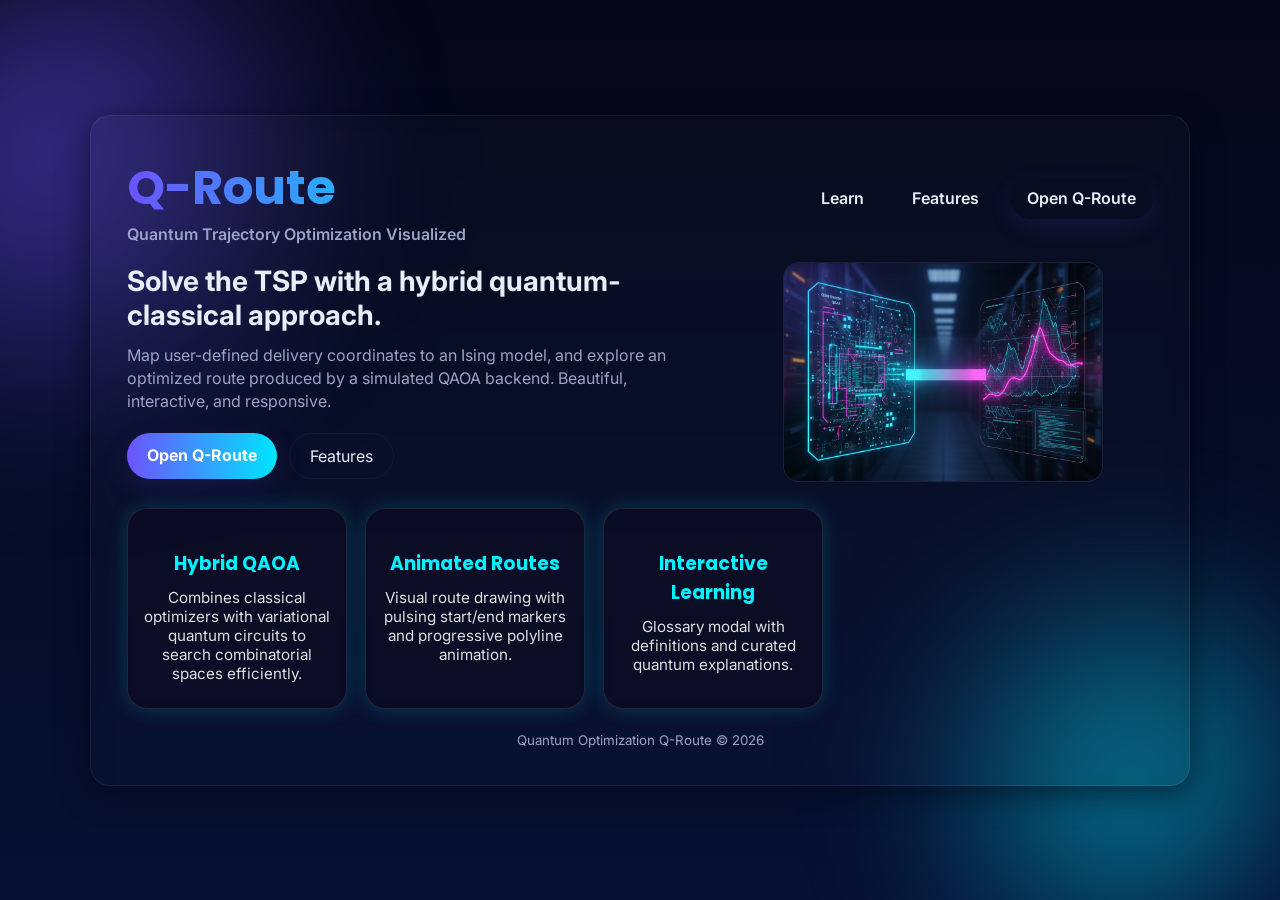
<file: frontend/index.html>
<!DOCTYPE html>
<html lang="en">
<head>
  <meta charset="utf-8" />
  <meta name="viewport" content="width=device-width,initial-scale=1" />
  <title>Q-Route | Quantum Trajectory Optimization</title>

  <link href="https://fonts.googleapis.com/css2?family=Inter:wght@300;400;600;700&family=Poppins:wght@600;800&display=swap" rel="stylesheet">

  <link rel="stylesheet" href="style.css">
</head>
<body class="landing-body">
  <div class="hero-bg">
    <div class="wave wave-1"></div>
    <div class="wave wave-2"></div>
    <div class="particle-grid"></div>
  </div>

  <div class="glass-container landing-glass">
    <header class="landing-header">
      <div>
        <h1 class="landing-title">Q-Route</h1>
        <p class="tagline">Quantum Trajectory Optimization Visualized</p>
      </div>
      <nav class="landing-nav">
        <a class="nav-pill" href="learn.html">Learn</a>
        <a class="nav-pill" href="features.html">Features</a>
        <a class="nav-pill nav-cta" href="app.html">Open Q-Route</a>
      </nav>
    </header>

    <main class="landing-main">
      <section class="hero">
        <div class="hero-left">
          <h2 class="hero-head">Solve the TSP with a hybrid quantum-classical approach.</h2>
          <p class="hero-sub">Map user-defined delivery coordinates to an Ising model, and explore an optimized route produced by a simulated QAOA backend. Beautiful, interactive, and responsive.</p>

          <div class="cta-row">
            <a class="cta-button" href="app.html">Open Q-Route</a>
            <a class="ghost-button" href="features.html">Features</a>
          </div>
        </div>

        <div class="hero-right">
          <div class="device-mock">
            <img src="1.png" alt="Q-Route preview" class="mock-image">
            <div class="mock-glow"></div>
          </div>
        </div>
      </section>

      <section id="features" class="features-grid">
        <div class="feature-card">
          <h3>Hybrid QAOA</h3>
          <p>Combines classical optimizers with variational quantum circuits to search combinatorial spaces efficiently.</p>
        </div>
        <div class="feature-card">
          <h3>Animated Routes</h3>
          <p>Visual route drawing with pulsing start/end markers and progressive polyline animation.</p>
        </div>
        <div class="feature-card">
          <h3>Interactive Learning</h3>
          <p>Glossary modal with definitions and curated quantum explanations.</p>
        </div>
      </section>
    </main>

    <footer class="landing-footer">
      <small>Quantum Optimization Q-Route ©  <span id="year"></span></small>
    </footer>
  </div>

<script>
  document.getElementById('year').textContent = new Date().getFullYear();
</script>
</body>
</html>
</file>
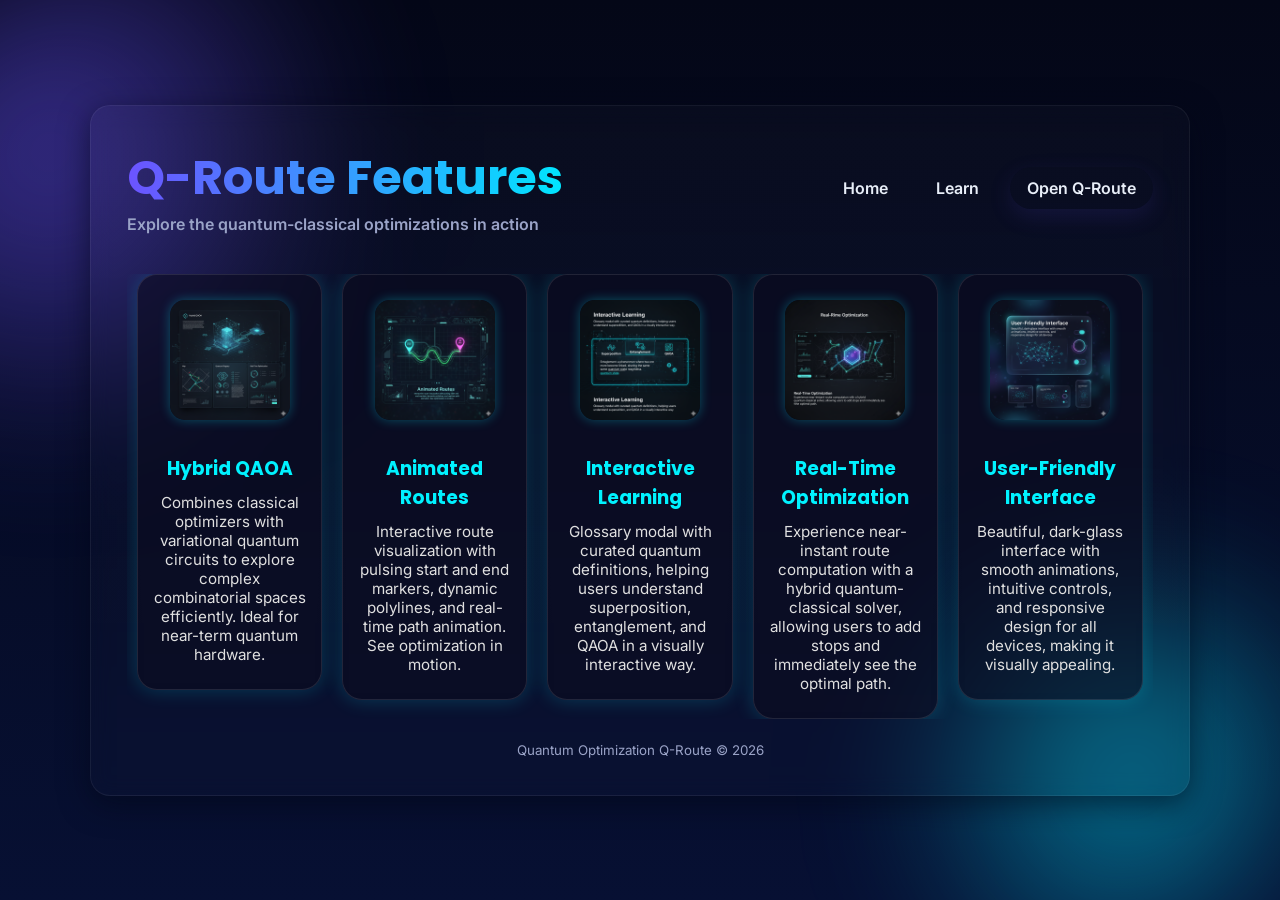
<file: frontend/features.html>
<!DOCTYPE html>
<html lang="en">
<head>
  <meta charset="UTF-8">
  <meta name="viewport" content="width=device-width, initial-scale=1.0">
  <title>Q-Route | Features</title>

  <link href="https://fonts.googleapis.com/css2?family=Inter:wght@300;400;600;700&family=Poppins:wght@600;800&display=swap" rel="stylesheet">

  <link rel="stylesheet" href="style.css">
</head>
<body class="landing-body">
  <div class="hero-bg">
    <div class="wave wave-1"></div>
    <div class="wave wave-2"></div>
    <div class="particle-grid"></div>
  </div>

  <div class="glass-container landing-glass">
    <header class="landing-header">
      <div>
        <h1 class="landing-title">Q-Route Features</h1>
        <p class="tagline">Explore the quantum-classical optimizations in action</p>
      </div>
      <nav class="landing-nav">
        <a class="nav-pill" href="index.html">Home</a>
        <a class="nav-pill" href="learn.html">Learn</a>
        <a class="nav-pill nav-cta" href="app.html">Open Q-Route</a>
      </nav>
    </header>

    <main class="landing-main features-page">
      <section class="features-grid">
        <div class="feature-card">
          <img src="2.png" alt="Hybrid QAOA" class="feature-image">
          <h3>Hybrid QAOA</h3>
          <p>Combines classical optimizers with variational quantum circuits to explore complex combinatorial spaces efficiently. Ideal for near-term quantum hardware.</p>
        </div>

        <div class="feature-card">
          <img src="3.png" alt="Animated Routes" class="feature-image">
          <h3>Animated Routes</h3>
          <p>Interactive route visualization with pulsing start and end markers, dynamic polylines, and real-time path animation. See optimization in motion.</p>
        </div>

        <div class="feature-card">
          <img src="4.png" alt="Interactive Learning" class="feature-image">
          <h3>Interactive Learning</h3>
          <p>Glossary modal with curated quantum definitions, helping users understand superposition, entanglement, and QAOA in a visually interactive way.</p>
        </div>

        <div class="feature-card">
          <img src="5.png" alt="Real-time Optimization" class="feature-image">
          <h3>Real-Time Optimization</h3>
          <p>Experience near-instant route computation with a hybrid quantum-classical solver, allowing users to add stops and immediately see the optimal path.</p>
        </div>

        <div class="feature-card">
          <img src="6.png" alt="User-Friendly Interface" class="feature-image">
          <h3>User-Friendly Interface</h3>
          <p>Beautiful, dark-glass interface with smooth animations, intuitive controls, and responsive design for all devices, making it visually appealing.</p>
        </div>
      </section>
    </main>

    <footer class="landing-footer">
      <small>Quantum Optimization Q-Route © <span id="year"></span></small>
    </footer>
  </div>

<script>
  document.getElementById('year').textContent = new Date().getFullYear();
</script>
</body>
</html>
</file>
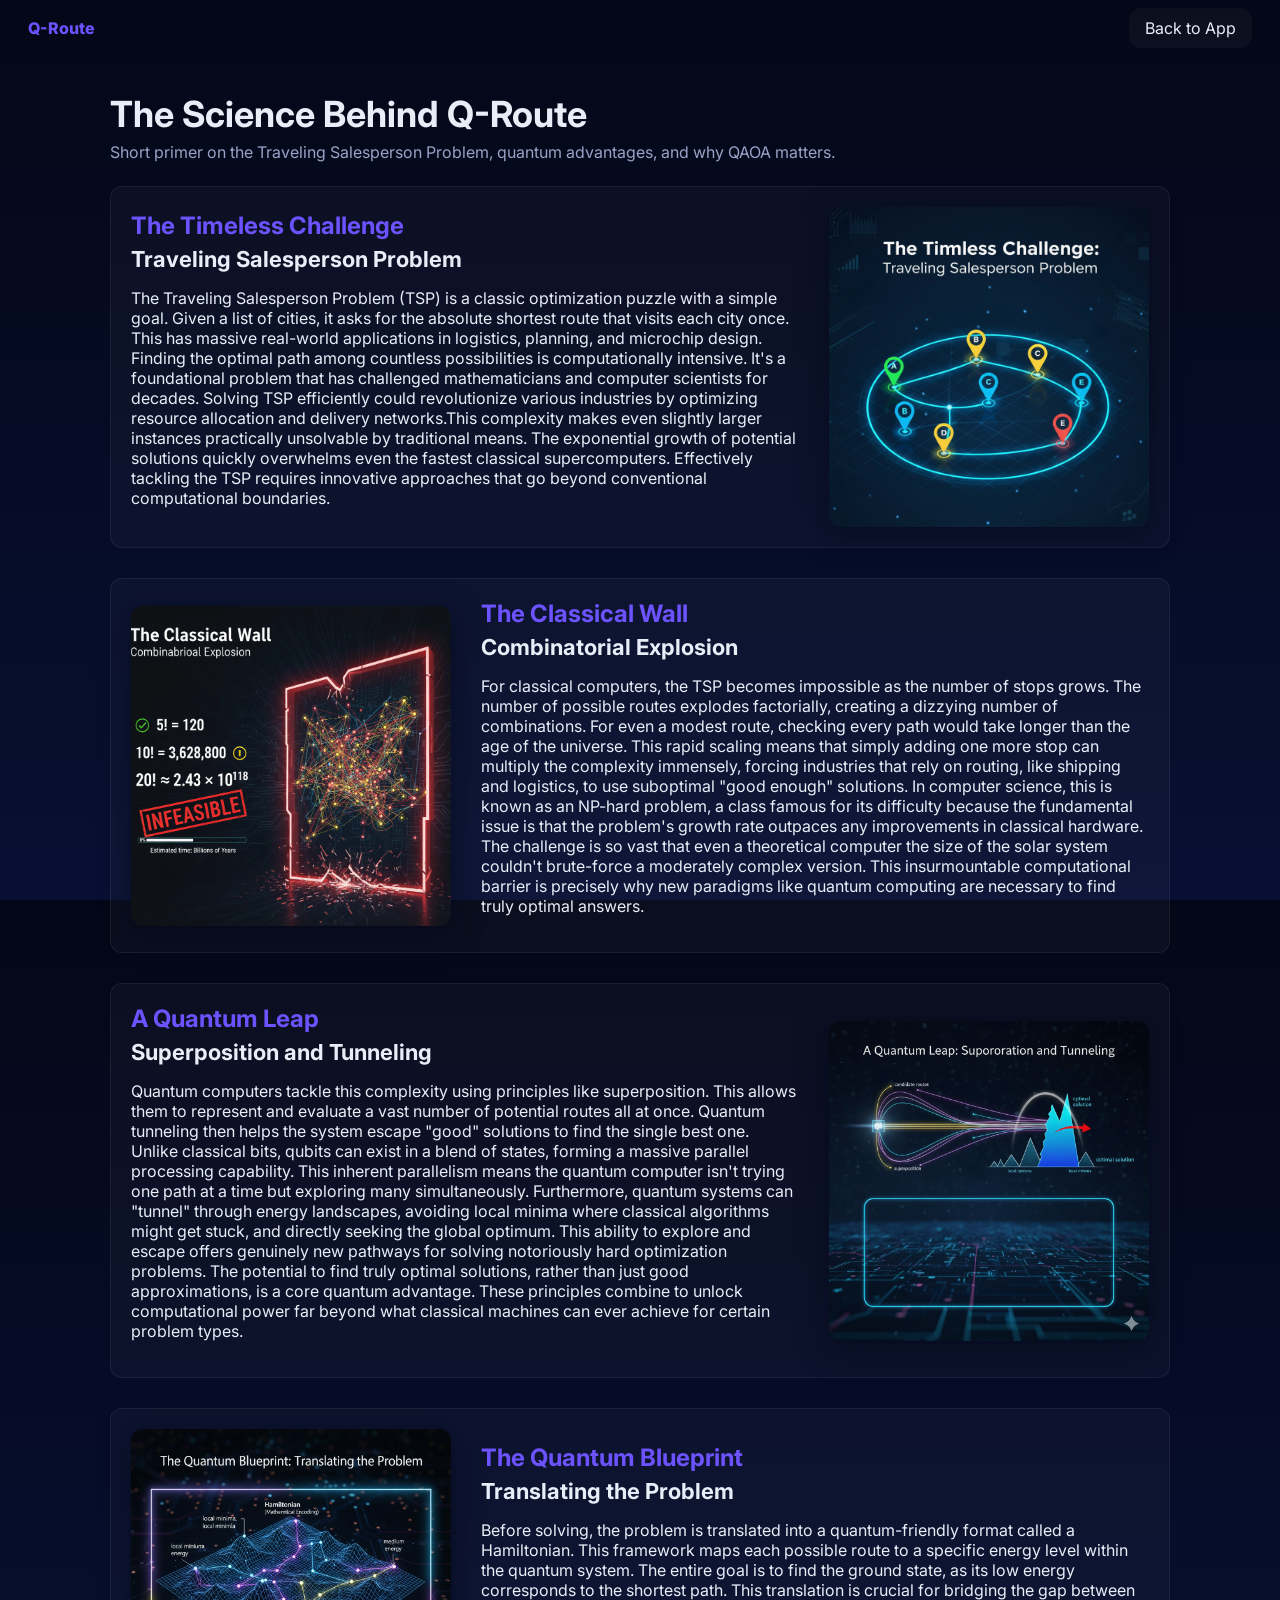
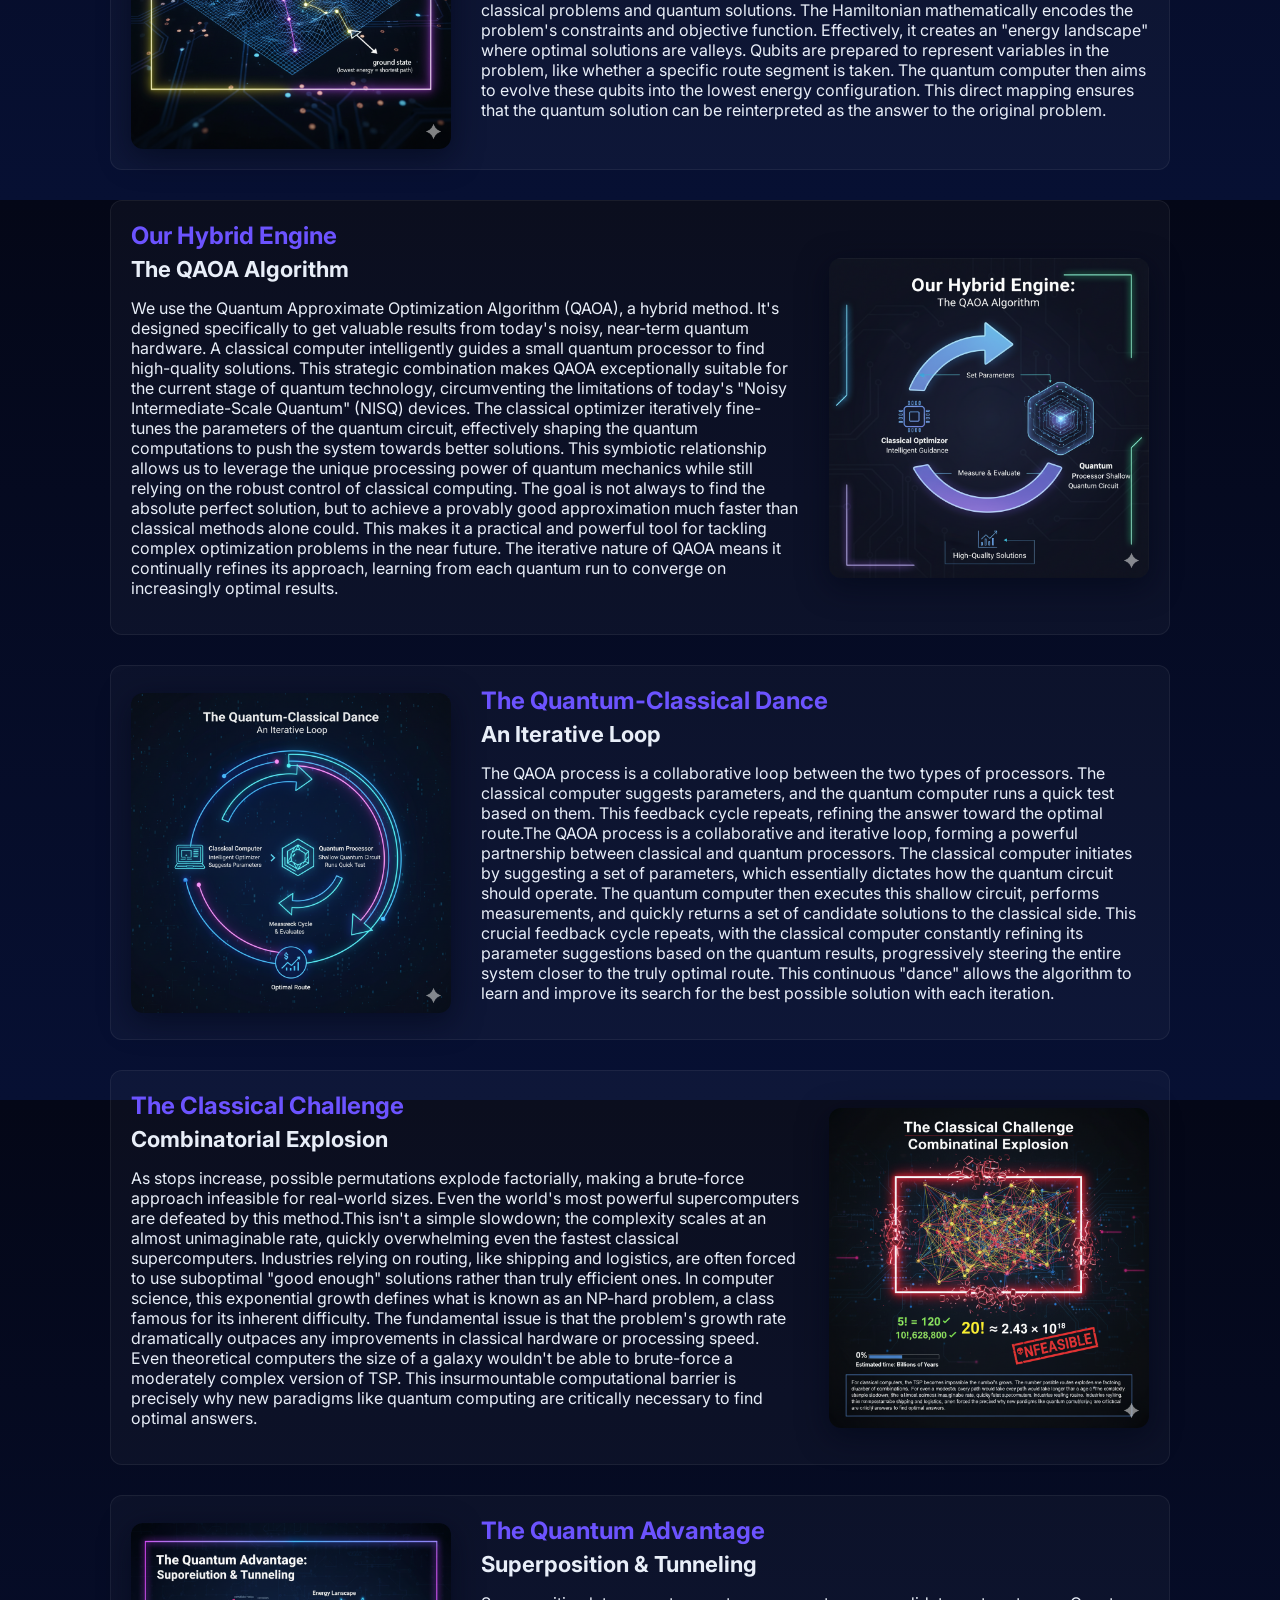
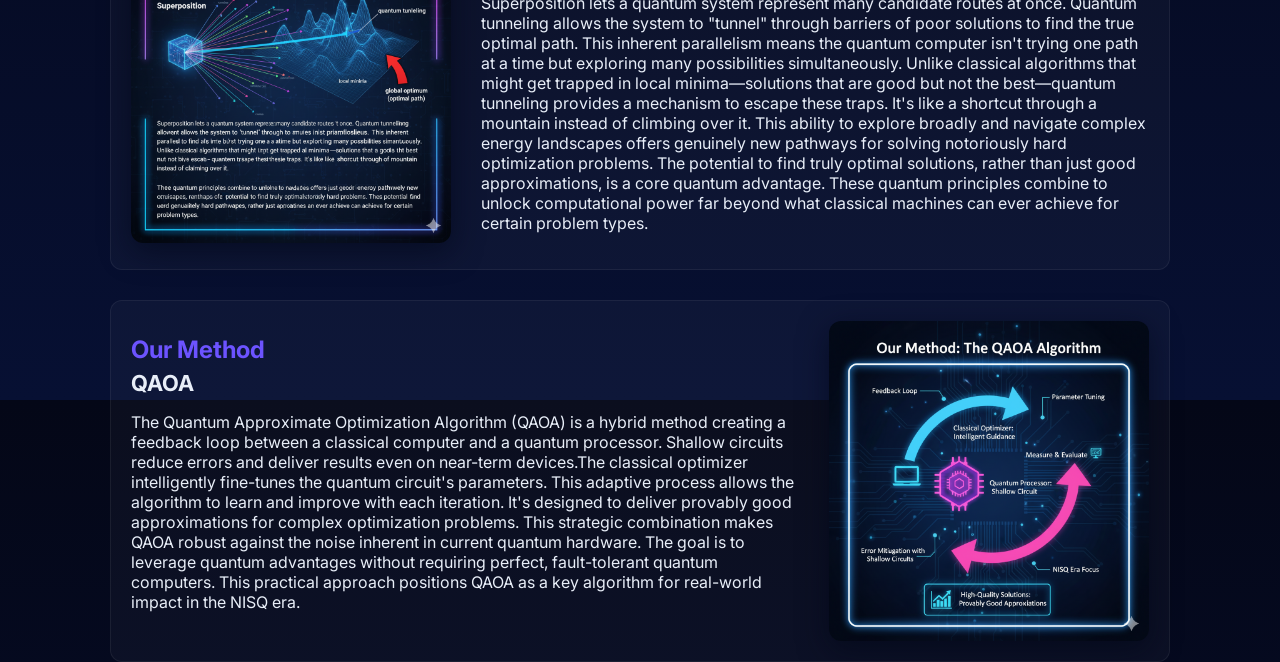
<file: frontend/learn.html>
<!DOCTYPE html>
<html lang="en">
<head>
  <meta charset="UTF-8">
  <meta name="viewport" content="width=device-width, initial-scale=1.0">
  <title>The Science Behind Q-Route</title>

  <link href="https://fonts.googleapis.com/css2?family=Inter:wght@300;400;600;700&family=Poppins:wght@600;800&display=swap" rel="stylesheet">
  <link rel="stylesheet" href="style.css">
</head>
<body class="learn-body">
  <nav class="learn-nav">
    <a href="index.html" class="nav-brand">Q-Route</a>
    <div class="nav-actions">
      <a href="app.html" class="nav-link">Back to App</a>
    </div>
  </nav>

  <main class="learn-container">
    <section class="learn-hero">
      <h1>The Science Behind <span class="accent">Q-Route</span></h1>
      <p class="lead">Short primer on the Traveling Salesperson Problem, quantum advantages, and why QAOA matters.</p>
    </section>

    <!-- Unified Grid for all cards -->
    <section class="learn-grid">
      <article class="learn-card">
        <div class="card-content">
          <h2>The Timeless Challenge</h2>
          <h3>Traveling Salesperson Problem</h3>
          <p>The Traveling Salesperson Problem (TSP) is a classic optimization puzzle with a simple goal.
Given a list of cities, it asks for the absolute shortest route that visits each city once.
This has massive real-world applications in logistics, planning, and microchip design. Finding the optimal path among countless possibilities is computationally intensive.
It's a foundational problem that has challenged mathematicians and computer scientists for decades. Solving TSP efficiently could revolutionize various industries by optimizing resource allocation and delivery networks.This complexity makes even slightly larger instances practically unsolvable by traditional means.
The exponential growth of potential solutions quickly overwhelms even the fastest classical supercomputers. Effectively tackling the TSP requires innovative approaches that go beyond conventional computational boundaries. </p>
        </div>
        <div class="card-visual" style="background-image: url('7.png');"></div>
      </article>

      <article class="learn-card alt">
        <div class="card-content">
          <h2>The Classical Wall</h2>
          <h3>Combinatorial Explosion</h3>
          <p>For classical computers, the TSP becomes impossible as the number of stops grows.
The number of possible routes explodes factorially, creating a dizzying number of combinations.
For even a modest route, checking every path would take longer than the age of the universe. This rapid scaling means that simply adding one more stop can multiply the complexity immensely, forcing industries that rely on routing, like shipping and logistics, to use suboptimal "good enough" solutions. In computer science, this is known as an NP-hard problem, a class famous for its difficulty because the fundamental issue is that the problem's growth rate outpaces any improvements in classical hardware. The challenge is so vast that even a theoretical computer the size of the solar system couldn't brute-force a moderately complex version. This insurmountable computational barrier is precisely why new paradigms like quantum computing are necessary to find truly optimal answers.</p>
        </div>
        <div class="card-visual" style="background-image: url('8.png');"></div>
      </article>

      <article class="learn-card">
        <div class="card-content">
          <h2>A Quantum Leap</h2>
          <h3>Superposition and Tunneling</h3>
          <p>Quantum computers tackle this complexity using principles like superposition.
This allows them to represent and evaluate a vast number of potential routes all at once.
Quantum tunneling then helps the system escape "good" solutions to find the single best one. Unlike classical bits, qubits can exist in a blend of states, forming a massive parallel processing capability. This inherent parallelism means the quantum computer isn't trying one path at a time but exploring many simultaneously. Furthermore, quantum systems can "tunnel" through energy landscapes, avoiding local minima where classical algorithms might get stuck, and directly seeking the global optimum. This ability to explore and escape offers genuinely new pathways for solving notoriously hard optimization problems. The potential to find truly optimal solutions, rather than just good approximations, is a core quantum advantage. These principles combine to unlock computational power far beyond what classical machines can ever achieve for certain problem types.

</p>
        </div>
        <div class="card-visual" style="background-image: url('9.png');"></div>
      </article>

      <article class="learn-card alt">
        <div class="card-content">
          <h2>The Quantum Blueprint</h2>
          <h3>Translating the Problem</h3>
          <p>Before solving, the problem is translated into a quantum-friendly format called a Hamiltonian.
This framework maps each possible route to a specific energy level within the quantum system.
The entire goal is to find the ground state, as its low energy corresponds to the shortest path. This translation is crucial for bridging the gap between classical problems and quantum solutions.
The Hamiltonian mathematically encodes the problem's constraints and objective function.
Effectively, it creates an "energy landscape" where optimal solutions are valleys.
Qubits are prepared to represent variables in the problem, like whether a specific route segment is taken.
The quantum computer then aims to evolve these qubits into the lowest energy configuration.
This direct mapping ensures that the quantum solution can be reinterpreted as the answer to the original problem.</p>
        </div>
        <div class="card-visual" style="background-image: url('10.png');"></div>
      </article>

      <article class="learn-card">
        <div class="card-content">
          <h2>Our Hybrid Engine</h2>
          <h3>The QAOA Algorithm</h3>
          <p>We use the Quantum Approximate Optimization Algorithm (QAOA), a hybrid method.
It's designed specifically to get valuable results from today's noisy, near-term quantum hardware.
A classical computer intelligently guides a small quantum processor to find high-quality solutions. This strategic combination makes QAOA exceptionally suitable for the current stage of quantum technology, circumventing the limitations of today's "Noisy Intermediate-Scale Quantum" (NISQ) devices. The classical optimizer iteratively fine-tunes the parameters of the quantum circuit, effectively shaping the quantum computations to push the system towards better solutions. This symbiotic relationship allows us to leverage the unique processing power of quantum mechanics while still relying on the robust control of classical computing. The goal is not always to find the absolute perfect solution, but to achieve a provably good approximation much faster than classical methods alone could. This makes it a practical and powerful tool for tackling complex optimization problems in the near future. The iterative nature of QAOA means it continually refines its approach, learning from each quantum run to converge on increasingly optimal results.

</p>
        </div>
        <div class="card-visual" style="background-image: url('11.png');"></div>
      </article>

      <article class="learn-card alt">
        <div class="card-content">
          <h2>The Quantum-Classical Dance</h2>
          <h3>An Iterative Loop</h3>
          <p>The QAOA process is a collaborative loop between the two types of processors.
The classical computer suggests parameters, and the quantum computer runs a quick test based on them.
This feedback cycle repeats, refining the answer toward the optimal route.The QAOA process is a collaborative and iterative loop, forming a powerful partnership between classical and quantum processors. The classical computer initiates by suggesting a set of parameters, which essentially dictates how the quantum circuit should operate. The quantum computer then executes this shallow circuit, performs measurements, and quickly returns a set of candidate solutions to the classical side. This crucial feedback cycle repeats, with the classical computer constantly refining its parameter suggestions based on the quantum results, progressively steering the entire system closer to the truly optimal route. This continuous "dance" allows the algorithm to learn and improve its search for the best possible solution with each iteration.</p>
        </div>
        <div class="card-visual" style="background-image: url('12.png');"></div>
      </article>

      <article class="learn-card">
        <div class="card-content">
          <h2>The Classical Challenge</h2>
          <h3>Combinatorial Explosion</h3>
          <p>As stops increase, possible permutations explode factorially, making a brute-force approach infeasible for real-world sizes.
Even the world's most powerful supercomputers are defeated by this method.This isn't a simple slowdown; the complexity scales at an almost unimaginable rate, quickly overwhelming even the fastest classical supercomputers. Industries relying on routing, like shipping and logistics, are often forced to use suboptimal "good enough" solutions rather than truly efficient ones. In computer science, this exponential growth defines what is known as an NP-hard problem, a class famous for its inherent difficulty. The fundamental issue is that the problem's growth rate dramatically outpaces any improvements in classical hardware or processing speed. Even theoretical computers the size of a galaxy wouldn't be able to brute-force a moderately complex version of TSP. This insurmountable computational barrier is precisely why new paradigms like quantum computing are critically necessary to find optimal answers.</p>
        </div>
        <div class="card-visual" style="background-image: url('13.png');"></div>
      </article>

      <article class="learn-card alt">
        <div class="card-content">
          <h2>The Quantum Advantage</h2>
          <h3>Superposition & Tunneling</h3>
          <p>Superposition lets a quantum system represent many candidate routes at once.
Quantum tunneling allows the system to "tunnel" through barriers of poor solutions to find the true optimal path. This inherent parallelism means the quantum computer isn't trying one path at a time but exploring many possibilities simultaneously. Unlike classical algorithms that might get trapped in local minima—solutions that are good but not the best—quantum tunneling provides a mechanism to escape these traps. It's like a shortcut through a mountain instead of climbing over it. This ability to explore broadly and navigate complex energy landscapes offers genuinely new pathways for solving notoriously hard optimization problems. The potential to find truly optimal solutions, rather than just good approximations, is a core quantum advantage. These quantum principles combine to unlock computational power far beyond what classical machines can ever achieve for certain problem types.</p>
        </div>
        <div class="card-visual" style="background-image: url('14.png');"></div>
      </article>

      <article class="learn-card">
        <div class="card-content">
          <h2>Our Method</h2>
          <h3>QAOA</h3>
          <p>The Quantum Approximate Optimization Algorithm (QAOA) is a hybrid method creating a feedback loop between a classical computer and a quantum processor.
Shallow circuits reduce errors and deliver results even on near-term devices.The classical optimizer intelligently fine-tunes the quantum circuit's parameters. This adaptive process allows the algorithm to learn and improve with each iteration. It's designed to deliver provably good approximations for complex optimization problems. This strategic combination makes QAOA robust against the noise inherent in current quantum hardware. The goal is to leverage quantum advantages without requiring perfect, fault-tolerant quantum computers. This practical approach positions QAOA as a key algorithm for real-world impact in the NISQ era. </p>
        </div>
        <div class="card-visual" style="background-image: url('15.png');"></div>
      </article>
    </section>
  </main>

  <script src="learn.js"></script>
</body>
</html>
</file>
<file: frontend/style.css>
/* --------------------
   Q-Route Modernized
   -------------------- */

/* Theme tokens */
:root{
  --bg-dark: #050A1F;
  --panel: rgba(255,255,255,0.03);
  --glass-bg: rgba(255,255,255,0.04);
  --accent: #6C53FF;          /* purple */
  --accent-2: #00E5FF;        /* cyan */
  --muted: #9AA3C7;
  --text: #E8EEF8;
  --radius: 14px;
  --glass-border: rgba(255,255,255,0.06);
  --shadow: 0 8px 30px rgba(2,6,23,0.6);
}
/* --- Global & Theme --- */
:root {
    --primary-glow: #00f2ff;  /* Bright Cyan - This is the blue route color */
    --secondary-glow: #8a2be2; /* Purple used elsewhere */
    --dark-bg: #0a0a1a;        /* Dark background color */
    --light-text: #e0e0e0;     /* Light text color */
    --dark-text: #a0a0a0;       /* Muted/darker text color */
    --glass-bg: rgba(10, 10, 30, 0.6); /* Semi-transparent panel background */
}

/* --- The rest of your style.css code goes below this --- */

body {
    /* ... your existing body styles ... */
}

/* ... etc ... */
/* Base */
*{box-sizing:border-box}
html,body{height:100%}
body{
  margin:0;
  font-family:'Inter',system-ui,-apple-system,"Segoe UI",Roboto,"Helvetica Neue",Arial;
  background: linear-gradient(180deg,#040717 0%, #071033 100%);
  color:var(--text);
  -webkit-font-smoothing:antialiased;
  -moz-osx-font-smoothing:grayscale;
}

/* ---------- Landing ---------- */
.landing-body{display:flex;align-items:center;justify-content:center;height:100vh;position:relative;overflow:hidden;padding:30px}
.hero-bg{position:absolute;inset:0;z-index:0;overflow:hidden}
.wave{position:absolute;border-radius:50%;filter:blur(70px);opacity:0.55;transform:translateZ(0)}
.wave-1{width:800px;height:800px;background:radial-gradient(circle at 30% 30%,var(--accent),transparent 40%);left:-15%;top:-10%;animation:float 12s ease-in-out infinite}
.wave-2{width:700px;height:700px;background:radial-gradient(circle at 70% 70%,var(--accent-2),transparent 35%);right:-5%;bottom:-10%;animation:float 14s ease-in-out infinite reverse}
@keyframes float{0%{transform:translateY(0)}50%{transform:translateY(-20px)}100%{transform:translateY(0)}}
.sidebar {
    width: 350px;
    background-color: #111122;
    border-right: 1px solid rgba(255, 255, 255, 0.1);
    display: flex; /* Make it a flex container */
    flex-direction: column; /* Stack items vertically */
    height: 100vh; /* Make sidebar full height */
    padding: 20px;
    box-shadow: 5px 0 15px rgba(0,0,0,0.3);
    box-sizing: border-box; /* Include padding in height/width */
}
/* Glass container */
.glass-container{
  position:relative;z-index:2;
  width:100%;max-width:1100px;padding:36px;border-radius:20px;
  background:linear-gradient(180deg, rgba(255,255,255,0.02), rgba(255,255,255,0.01));
  border:1px solid var(--glass-border); box-shadow:var(--shadow);
  backdrop-filter: blur(10px);
}

.landing-header{display:flex;align-items:center;justify-content:space-between;margin-bottom:18px}
.landing-title{font-family:'Poppins',sans-serif;font-size:48px;margin:0;background:linear-gradient(90deg,var(--accent),var(--accent-2));-webkit-background-clip:text;background-clip:text;color:transparent}
.tagline{margin:0;color:var(--muted);font-weight:600}

.landing-nav .nav-pill{
  display:inline-block;padding:10px 16px;border-radius:999px;margin-left:10px;text-decoration:none;color:var(--text);background:transparent;border:1px solid transparent;font-weight:600
}
.nav-cta{background:linear-gradient(90deg,var(--accent),var(--accent-2));box-shadow:0 8px 24px rgba(108,83,255,0.12);color:white}

/* Hero */
.landing-main .hero{display:flex;gap:36px;align-items:center}
.hero-left{flex:1}
.hero-head{font-size:28px;margin:0 0 12px 0;font-weight:700;color:var(--text)}
.hero-sub{color:var(--muted);margin:0 0 20px 0;line-height:1.45}
.cta-row{display:flex;gap:12px}
.cta-button{background:linear-gradient(90deg,var(--accent),var(--accent-2));padding:12px 20px;border-radius:999px;color:white;text-decoration:none;font-weight:700;box-shadow:0 10px 30px rgba(108,83,255,0.12);transition:transform .18s ease}
.cta-button:hover{transform:translateY(-5px)}
.ghost-button{padding:12px 20px;border-radius:999px;color:var(--text);background:transparent;border:1px solid rgba(255,255,255,0.04);text-decoration:none}

/* Hero preview */
.hero-right{width:420px;display:flex;justify-content:center}
.device-mock{position:relative;width:320px;height:220px;border-radius:16px;overflow:hidden;border:1px solid var(--glass-border);background:linear-gradient(180deg, rgba(255,255,255,0.02), rgba(255,255,255,0.01))}
.mock-image{width:100%;height:100%;object-fit:cover}
.mock-glow{position:absolute;inset:-20%;filter:blur(40px);background:radial-gradient(circle at 20% 20%, rgba(108,83,255,0.45), transparent 25%)}

/* Features */
.features-grid{display:flex;gap:18px;margin-top:26px}
.feature-card{flex:1;padding:18px;border-radius:12px;background:var(--panel);border:1px solid var(--glass-border)}
.feature-card h3{margin:0 0 8px 0;color:var(--accent)}
.feature-card p{color:var(--muted);margin:0}

/* Footer */
.landing-footer{text-align:center;margin-top:20px;color:var(--muted)}

/* ---------- App Page ---------- */
.app-body{display:flex;height:100vh;overflow:hidden}
.sidebar{width:360px;padding:22px;background:linear-gradient(180deg, rgba(10,12,25,0.9), rgba(5,7,18,0.95));border-right:1px solid rgba(255,255,255,0.03);display:flex;flex-direction:column;gap:12px}
.sidebar-header{display:flex;justify-content:space-between;align-items:flex-start;gap:10px}
.sidebar-header h2{margin:0;color:var(--accent)}
.muted{color:var(--muted);font-size:13px;margin:4px 0 0}

.panel{background:linear-gradient(180deg, rgba(255,255,255,0.02), rgba(255,255,255,0.01));border-radius:12px;padding:14px;border:1px solid var(--glass-border)}
.instructions-list{margin:10px 0 0;padding-left:18px;color:var(--muted)}
#stops-list{list-style:none;margin:6px 0 0;padding:0;max-height:220px;overflow:auto;color:var(--text)}
#stops-list li{padding:8px 6px;border-bottom:1px solid rgba(255,255,255,0.02);font-size:14px}
#stops-list li.empty{color:var(--muted)}

/* Footer buttons */
.sidebar-footer{display:flex;gap:10px;margin-top:auto}
.btn{padding:12px 14px;border-radius:10px;border:none;cursor:pointer;font-weight:700}
.btn-primary{background:linear-gradient(90deg,var(--accent),var(--accent-2));color:white;box-shadow:0 10px 30px rgba(108,83,255,0.14)}
.btn-ghost{background:transparent;border:1px solid rgba(255,255,255,0.04);color:var(--text)}
.back-link{color:var(--muted);text-decoration:none}

/* Map container */
.map-container{flex:1;height:100vh;position:relative}
.leaflet-container{height:100%;width:100%}

/* Loader */
.loader{position:fixed;inset:0;background:linear-gradient(180deg,rgba(2,6,23,0.6), rgba(2,6,23,0.8));display:flex;flex-direction:column;align-items:center;justify-content:center;z-index:9999}
.loader-circle{width:100px;height:100px;border-radius:50%;background:conic-gradient(var(--accent),var(--accent-2),var(--accent));filter:blur(10px);box-shadow:0 0 40px rgba(108,83,255,0.18);animation:spin 1.8s linear infinite}
@keyframes spin{to{transform:rotate(360deg)}}
.loader p{margin-top:12px;color:var(--muted)}

/* Animated route styles (pulsing markers & line) */
.leaflet-marker-icon.custom-pulse{width:18px;height:18px;border-radius:50%;box-shadow:0 0 18px rgba(108,83,255,0.45);position:relative;border:2px solid white}
.leaflet-marker-icon.custom-pulse::after{content:"";position:absolute;left:50%;top:50%;transform:translate(-50%,-50%);width:18px;height:18px;border-radius:50%;background:rgba(108,83,255,0.18);animation:pulse 1.8s infinite}
@keyframes pulse{0%{transform:translate(-50%,-50%) scale(1);opacity:1}100%{transform:translate(-50%,-50%) scale(2.2);opacity:0}}
/* ---------- Learn Page ---------- */
.learn-body {
    min-height: 100vh;
    background: linear-gradient(180deg,#040717 0%, #071033 100%);
}

.learn-nav {
    display: flex;
    justify-content: space-between;
    align-items: center;
    padding: 18px 28px;
}

.nav-brand { font-weight: 800; color: var(--accent); text-decoration: none; }
.nav-link { background: transparent; padding: 10px 16px; border-radius: 12px; text-decoration: none; color: var(--text); }

.learn-container { max-width: 1100px; margin: 36px auto; padding: 0 20px; }
.learn-hero { text-align: left; margin-bottom: 24px; }
.learn-hero h1 { font-size: 36px; margin: 0; }
.learn-hero .lead { color: var(--muted); margin-top: 6px; }

.learn-grid {
    display: grid;
    gap: 30px;
}

.learn-card {
    display: flex;
    align-items: center;
    gap: 22px;
    padding: 18px;
    background: transparent;          /* unified look */
    border-radius: 12px;
}

.learn-card.alt { flex-direction: row-reverse; }

.card-content h2 { margin: 0; color: var(--accent); }
.card-content h3 { margin: 6px 0; color: var(--text); font-size: 22px; }

.card-visual {
    width: 300px;          /* bigger images */
    height: 200px;
    border-radius: 12px;
    background-size: cover;
    background-position: center;
    box-shadow: 0 8px 30px rgba(2,6,23,0.6);
}

/* Responsive adjustments */
@media (max-width:900px){
  .learn-card, .learn-card.alt { flex-direction: column; align-items: flex-start; }
  .card-visual { width: 100%; height: 180px; }
}

/* ---------- Learn Page ---------- */
.learn-body{min-height:100vh}
.learn-nav{display:flex;justify-content:space-between;align-items:center;padding:18px 28px}
.nav-brand{font-weight:800;color:var(--accent);text-decoration:none}
.nav-link{background:var(--panel);padding:10px 16px;border-radius:12px;text-decoration:none;color:var(--text)}
.learn-container{max-width:1100px;margin:36px auto;padding:0 20px}
.learn-hero{text-align:left;margin-bottom:24px}
.learn-hero h1{font-size:36px;margin:0}
.learn-hero .lead{color:var(--muted);margin-top:6px}

.learn-grid{display:grid;gap:30px}
.learn-card{display:flex;align-items:center;gap:22px;padding:18px;background:var(--panel);border-radius:12px;border:1px solid var(--glass-border)}
.learn-card.alt{flex-direction:row-reverse}
.card-content h2{margin:0;color:var(--accent)}
.card-content h3{margin:6px 0;color:var(--text);font-size:22px}
.card-visual {
    width: 700px;           /* increase width */
    height: 270px;          /* increase height */
    border-radius: 10px;
    background-size: cover;
    background-position: center;
    box-shadow: 0 8px 30px rgba(2,6,23,0.6); /* keep existing shadow */
}
.learn-grid {
    display: flex;
    flex-direction: column;
    gap: 30px;
}

.learn-card {
    display: flex;
    align-items: center;
    justify-content: space-between;
    gap: 30px;
    padding: 20px;
    background: var(--panel);
    border-radius: 12px;
    border: 1px solid var(--glass-border);
}

.learn-card.alt {
    flex-direction: row-reverse; /* alternate layout for variety */
}

.card-content {
    flex: 1; /* text takes remaining width */
}

.card-visual {
    flex-shrink: 0;            /* prevents image shrinking */
    width: 320px;              /* square dimensions */
    height: 320px;
    border-radius: 12px;
    background-size: cover;    /* fill square without stretching */
    background-position: center;
    box-shadow: 0 8px 30px rgba(2,6,23,0.6);
}

/* Modal */
.modal{position:fixed;inset:0;display:flex;align-items:center;justify-content:center;background:rgba(2,6,23,0.6)}
.modal-content{width:calc(100% - 48px);max-width:600px;padding:20px;border-radius:12px;background:linear-gradient(180deg, rgba(255,255,255,0.02), rgba(255,255,255,0.01));border:1px solid var(--glass-border);box-shadow:var(--shadow);transform:translateY(10px);animation:modalIn .18s ease}
@keyframes modalIn{from{opacity:0;transform:translateY(20px)}to{opacity:1;transform:translateY(0)}}
.modal-close-btn{position:absolute;right:20px;top:14px;background:none;border:none;color:var(--muted);font-size:26px;cursor:pointer}

/* Responsive */
@media (max-width:900px){
  .landing-main .hero{flex-direction:column-reverse;gap:18px}
  .hero-right{width:100%}
  .sidebar{width:100%;position:fixed;bottom:0;left:0;right:0;display:flex;flex-direction:row;gap:10px;padding:12px;height:auto}
  .app-body{flex-direction:column-reverse}
  .map-container{height:60vh}
}
/* --- Features Page Grid - Single Row Layout --- */
.features-page .features-grid {
    display: flex;
    justify-content: space-between; /* evenly spread across screen */
    align-items: flex-start;
    gap: 20px;
    flex-wrap: nowrap; /* force single line */
    margin-top: 40px;
    overflow-x: auto; /* allow horizontal scroll if screen too small */
    padding: 0 10px;
}

.feature-card {
    flex: 1 1 0;
    max-width: 220px; /* card width */
    background: rgba(10, 10, 30, 0.6);
    border: 1px solid rgba(255, 255, 255, 0.1);
    border-radius: 20px;
    padding: 25px 15px;
    text-align: center;
    backdrop-filter: blur(8px);
    box-shadow: 0 0 20px rgba(0, 242, 255, 0.2);
    transition: transform 0.3s ease, box-shadow 0.3s ease;
}

.feature-card:hover {
    transform: translateY(-5px) scale(1.02);
    box-shadow: 0 0 25px rgba(0, 242, 255, 0.4);
}

.feature-card h3 {
    color: #00f2ff;
    margin-top: 15px;
    font-family: 'Poppins', sans-serif;
    font-weight: 700;
}

.feature-card p {
    color: #e0e0e0;
    font-size: 0.95rem;
    margin-top: 10px;
}

/* Slightly bigger images */
.feature-image {
    width: 120px;
    height: 120px;
    object-fit: contain;
    margin-bottom: 15px;
    border-radius: 15px;
    box-shadow: 0 0 12px rgba(0, 242, 255, 0.3);
    transition: transform 0.3s ease;
}

.feature-image:hover {
    transform: scale(1.1);
}

/* Loader: big blue ball + white text, no spinner or overlay */
.loader {
    position: fixed;         /* float above map */
    top: 50%;
    left: 50%;
    transform: translate(-50%, -50%);
    display: flex;
    flex-direction: column;
    align-items: center;
    z-index: 10000;          /* above everything */
}

.loader.hidden {
    display: none;
}

.loader-circle {
    width: 60px;             /* big blue ball */
    height: 60px;
    background-color: #00f0ff;  /* bright blue */
    border-radius: 50%;      /* circle */
    margin-bottom: 15px;
}

.loader p {
    font-family: 'Poppins', sans-serif;
    font-weight: 600;
    font-size: 16px;
    color: #ffffff;          /* white text */
    margin: 0;
    text-align: center;
}
/* --- Add this to the bottom of style.css --- */
.hardware-panel .muted {
  font-size: 0.9em;
  color: var(--dark-text);
  margin-top: -10px;
  margin-bottom: 10px;
}

.dropdown-select {
  width: 100%;
  padding: 10px;
  border-radius: 5px;
  border: 1px solid var(--primary-glow);
  background-color: var(--glass-bg);
  color: var(--light-text);
  font-family: 'IBM Plex Mono', monospace;
  font-size: 1em;
}

.dropdown-select:focus {
  outline: none;
  box-shadow: 0 0 10px var(--primary-glow);
}
/* --- Styling for Stop Labels on Map --- */
.stop-label-tooltip {
  background-color: rgba(0, 0, 0, 0.7); /* Semi-transparent black */
  color: white;
  border: none;
  border-radius: 4px;
  padding: 2px 6px;
  font-size: 10px;
  white-space: nowrap;
  box-shadow: none; /* Remove default leaflet shadow */
}
</file>
